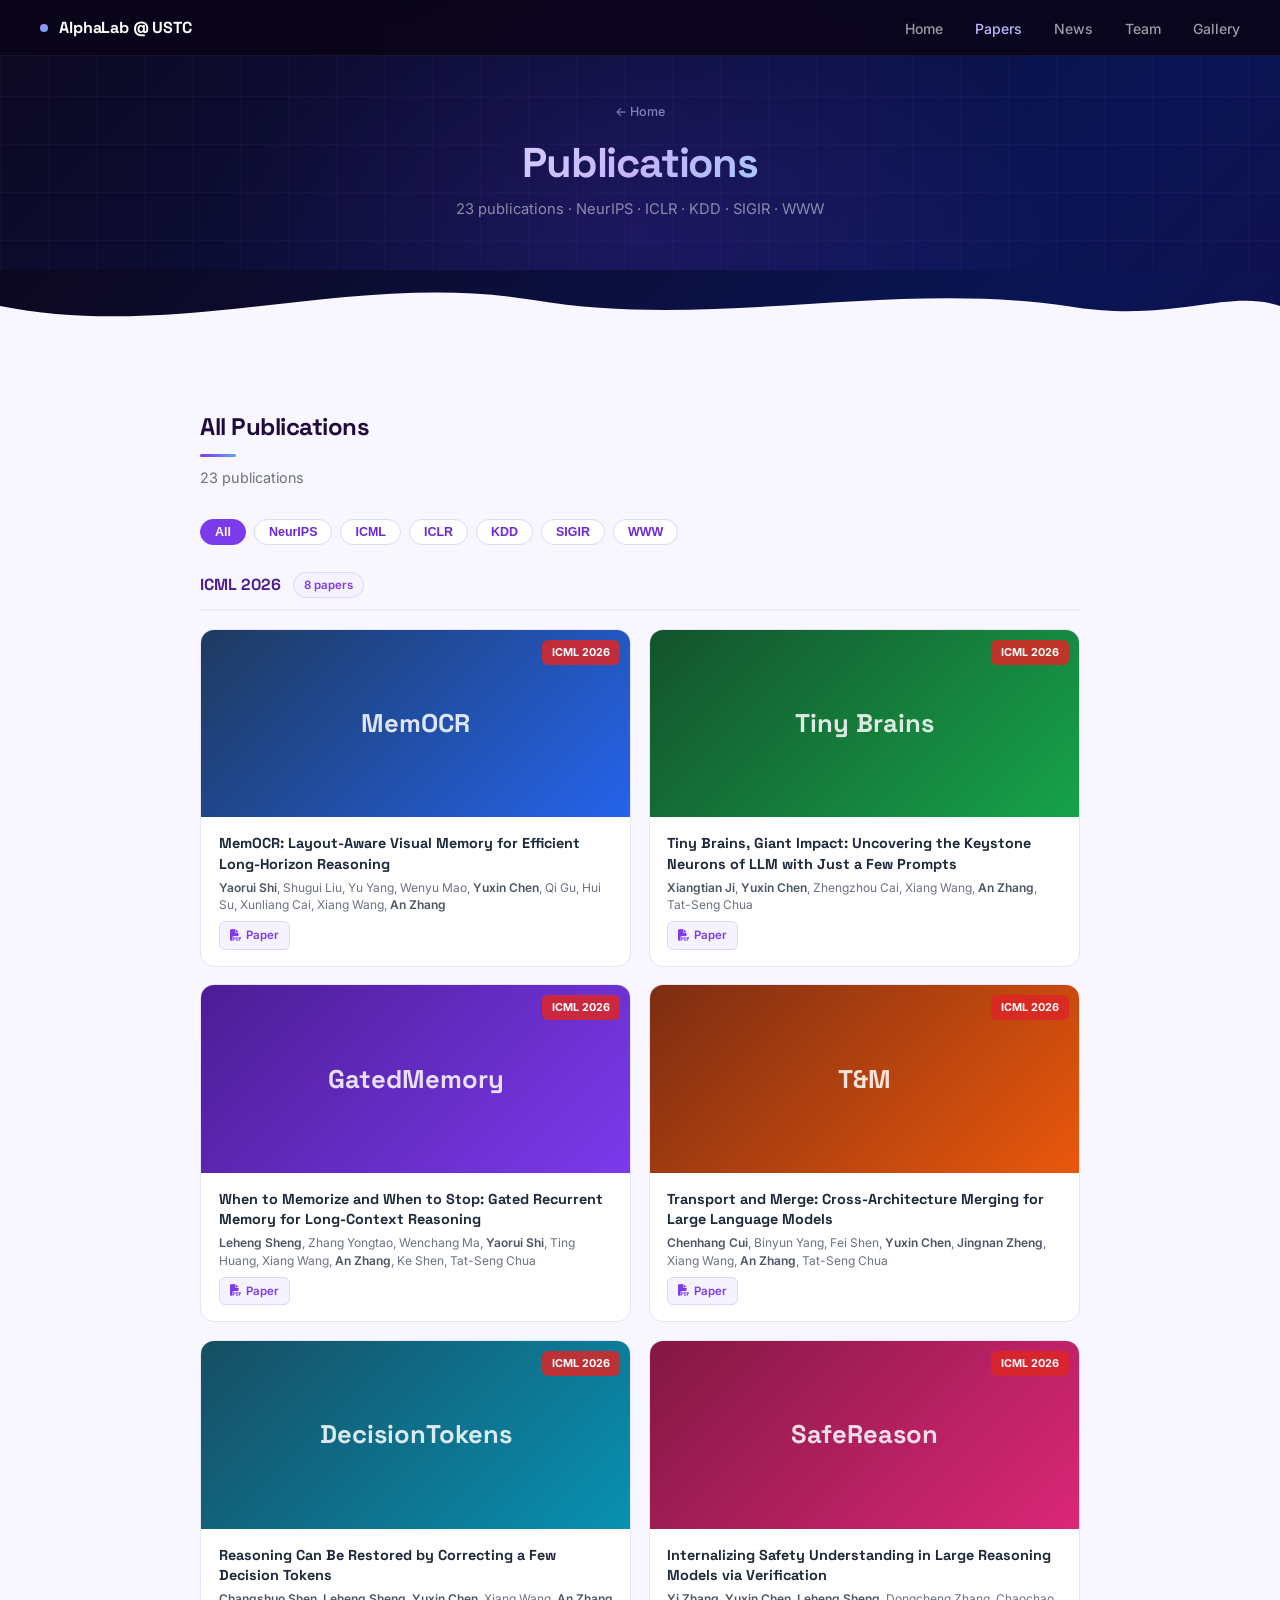
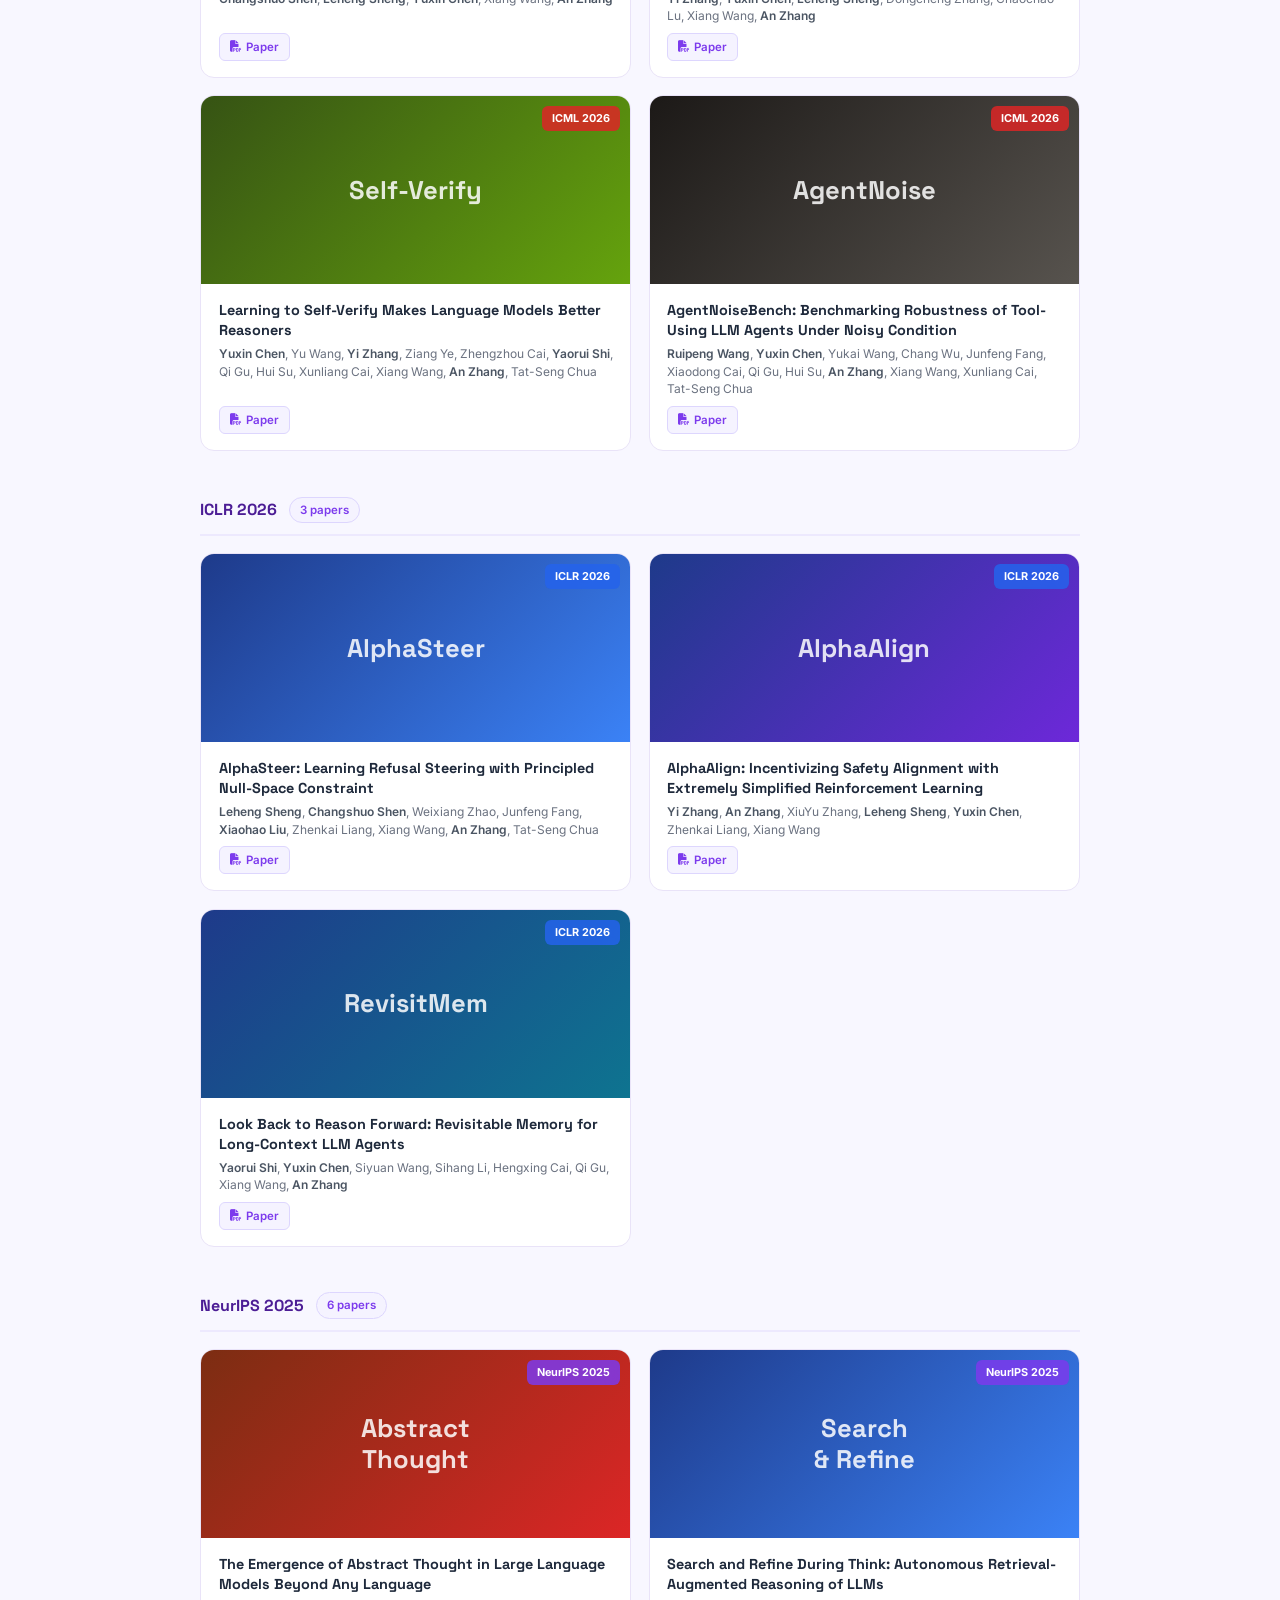
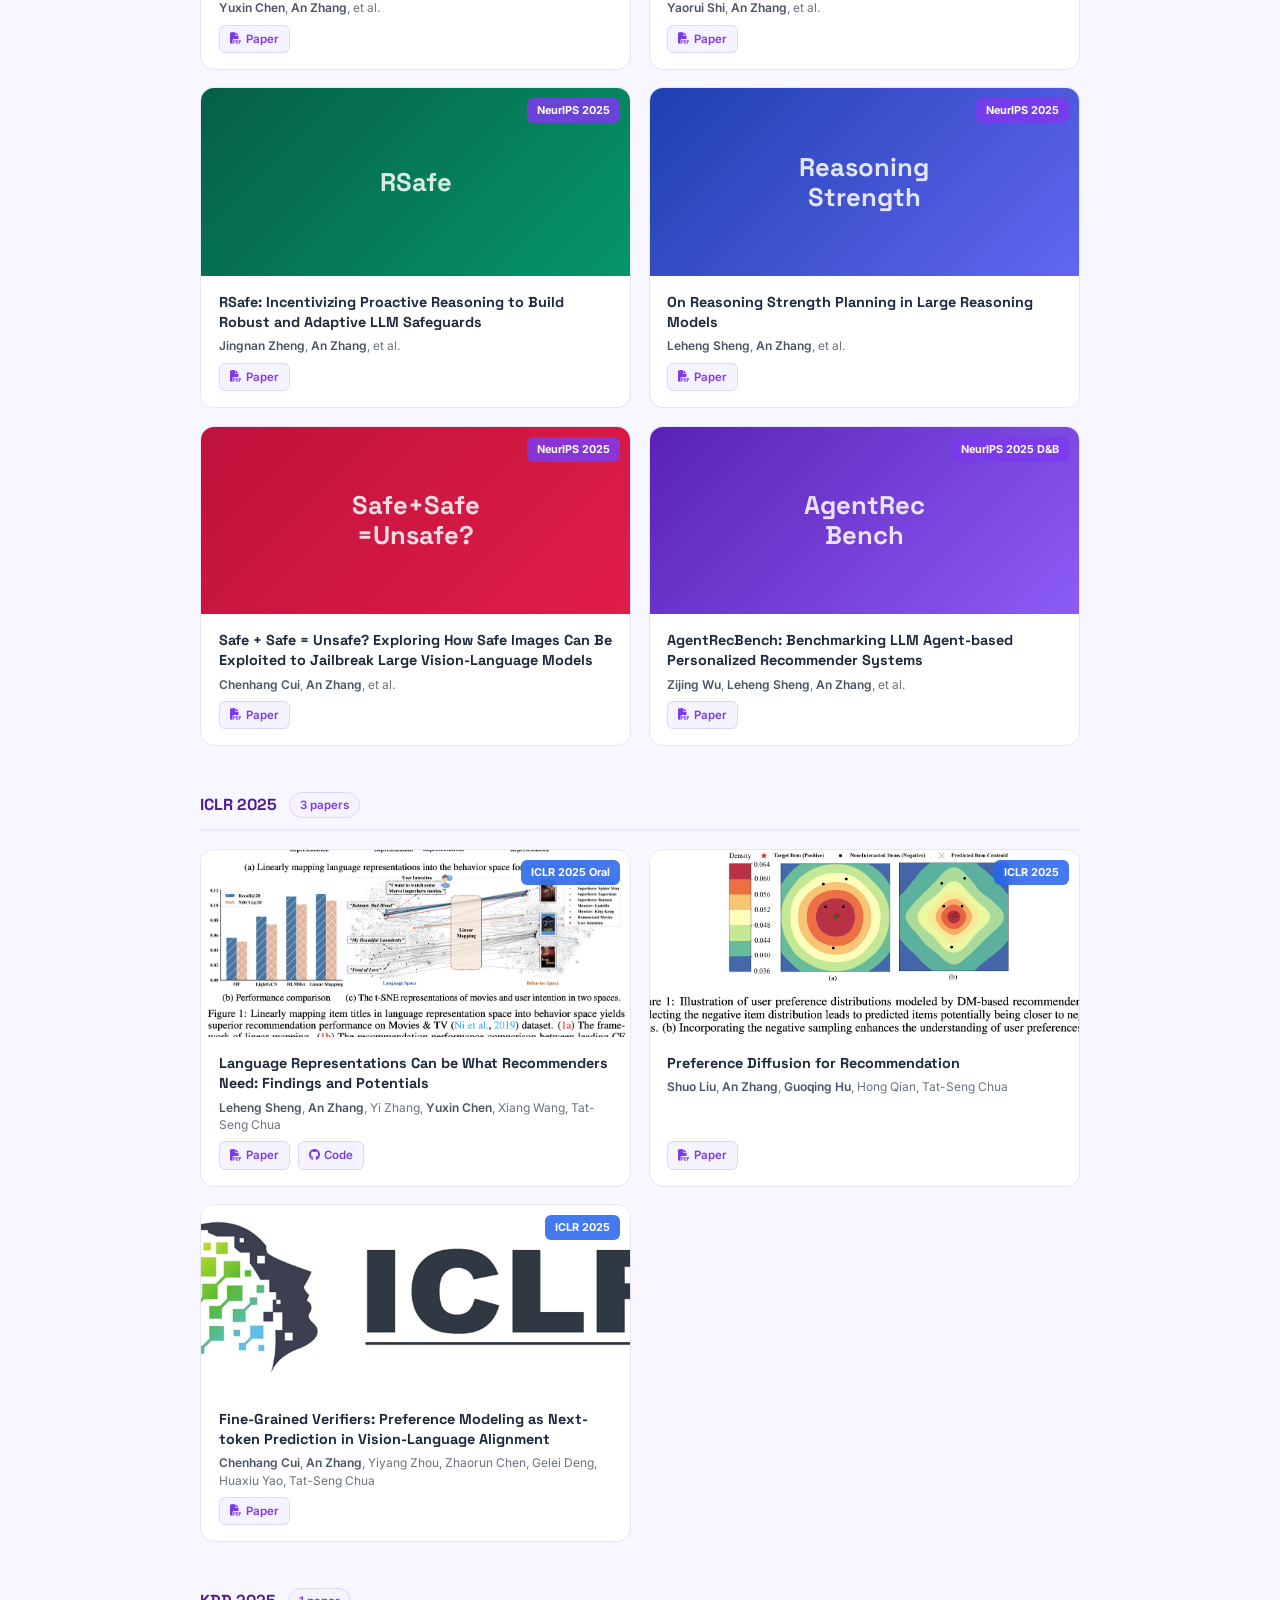
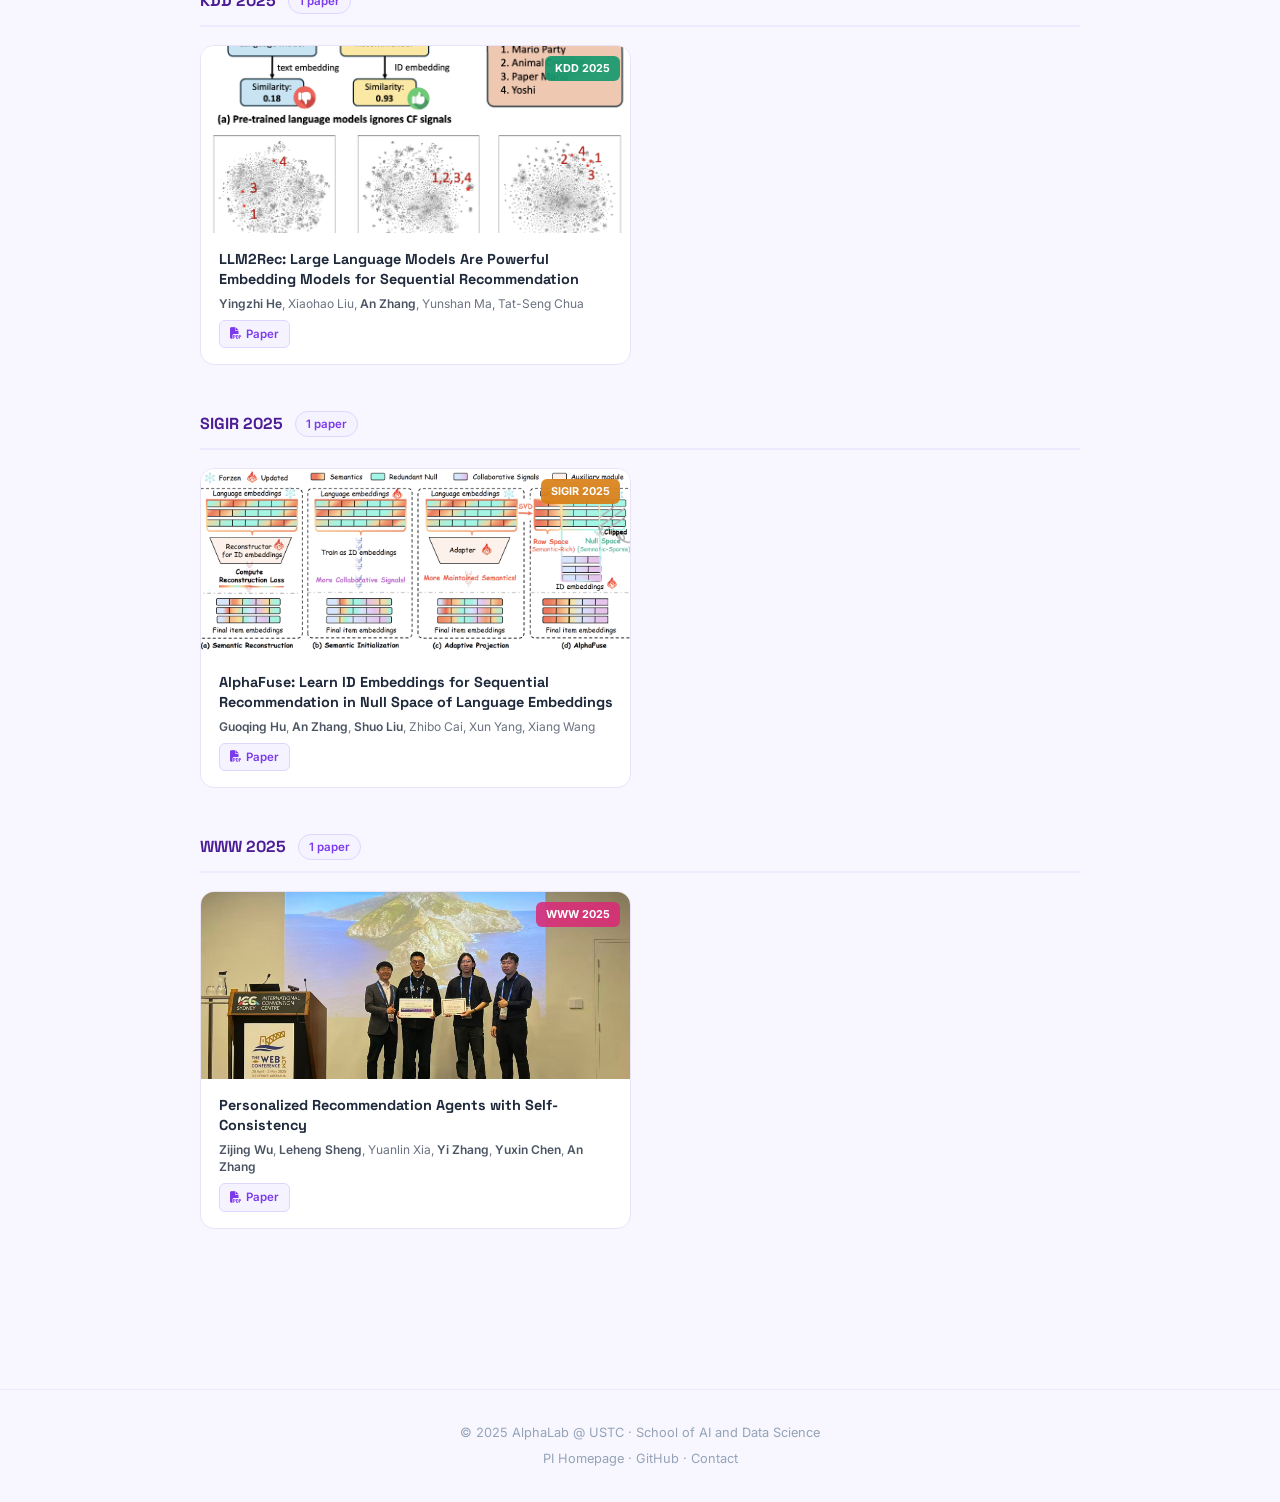
<file: publications.html>
<!DOCTYPE html>
<html lang="en">
<head>
  <meta charset="UTF-8" />
  <meta name="viewport" content="width=device-width, initial-scale=1.0" />
  <title>Publications — AlphaLab @ USTC</title>
  <link rel="stylesheet" href="https://cdnjs.cloudflare.com/ajax/libs/font-awesome/6.5.0/css/all.min.css" />
  <link rel="stylesheet" href="style.css" />
</head>
<body>

<nav id="navbar">
  <a href="index.html" class="nav-brand"><div class="dot"></div>AlphaLab @ USTC</a>
  <ul class="nav-links">
    <li><a href="index.html">Home</a></li>
    <li><a href="publications.html" class="active">Papers</a></li>
    <li><a href="news.html">News</a></li>
    <li><a href="people.html">Team</a></li>
    <li><a href="gallery.html">Gallery</a></li>
  </ul>
</nav>

<section class="page-hero">
  <div class="page-hero-glow"></div>
  <div class="page-hero-inner">
    <a href="index.html" class="page-hero-breadcrumb">← Home</a>
    <h1 class="page-hero-title">Publications</h1>
    <p class="page-hero-sub" id="hero-sub">NeurIPS · ICLR · KDD · SIGIR · WWW</p>
  </div>
</section>

<div class="wave-wrap">
  <svg viewBox="0 0 1440 72" xmlns="http://www.w3.org/2000/svg" preserveAspectRatio="none" style="width:100%;height:72px;">
    <path d="M0,36 C200,72 400,0 600,30 C800,60 1000,10 1200,36 C1320,54 1380,18 1440,36 L1440,72 L0,72 Z" fill="#f8f7ff"/>
  </svg>
</div>

<div class="content">
<div class="container">
  <section class="section">
    <div class="section-header">
      <h2 class="section-title">All Publications</h2>
      <p id="pub-count" class="section-desc">Loading…</p>
    </div>

    <div class="filter-bar">
      <button class="filter-btn active" data-venue="all">All</button>
      <button class="filter-btn" data-venue="neurips">NeurIPS</button>
      <button class="filter-btn" data-venue="icml">ICML</button>
      <button class="filter-btn" data-venue="iclr">ICLR</button>
      <button class="filter-btn" data-venue="kdd">KDD</button>
      <button class="filter-btn" data-venue="sigir">SIGIR</button>
      <button class="filter-btn" data-venue="www">WWW</button>
    </div>

    <div id="pub-container"></div>
  </section>
</div>
</div>

<footer>
  <p>© 2025 AlphaLab @ USTC · School of AI and Data Science</p>
  <p style="margin-top:4px;">
    <a href="https://anzhang314.github.io" target="_blank">PI Homepage</a> ·
    <a href="https://github.com/AlphaLab-USTC" target="_blank">GitHub</a> ·
    <a href="mailto:anzhang314@ustc.edu.cn">Contact</a>
  </p>
</footer>

<script>
const ro = new IntersectionObserver(
  es => es.forEach(e => { if (e.isIntersecting) { e.target.classList.add('visible'); ro.unobserve(e.target); } }),
  { threshold: 0.08 }
);
function initReveal() { document.querySelectorAll('.reveal:not(.visible)').forEach(el => ro.observe(el)); }

const VENUE_BADGE = { NeurIPS:'badge-neurips', ICLR:'badge-iclr', ICML:'badge-icml', KDD:'badge-kdd', SIGIR:'badge-sigir', WWW:'badge-www', ACL:'badge-acl', CVPR:'badge-cvpr' };

function pubCardHtml(p) {
  const badgeCls  = VENUE_BADGE[p.venue] || 'badge-neurips';
  const vLabel    = p.venue + ' ' + p.year + (p.note ? ' ' + p.note : '');
  const imgStyle  = p.gradient ? ` style="background:${p.gradient}"` : '';
  const imgHtml   = p.image
    ? `<img src="${p.image}" alt="${p.title}" />`
    : `<div class="pub-img-placeholder">${p.placeholder}</div>`;
  const authors   = p.authors.map(a => a.me ? `<span class="me">${a.name}</span>` : a.name).join(', ');
  const links     = p.links.map(l => `<a href="${l.url}" target="_blank" class="pub-link"><i class="${l.icon}"></i> ${l.label}</a>`).join('');
  return `
    <div class="pub-card reveal" data-venue="${p.venue.toLowerCase()}">
      <div class="pub-img"${imgStyle}>${imgHtml}<span class="pub-venue-badge ${badgeCls}">${vLabel}</span></div>
      <div class="pub-body">
        <div class="pub-title"><a href="${p.links[0]?.url || '#'}" target="_blank">${p.title}</a></div>
        <div class="pub-authors">${authors}</div>
        <div class="pub-links">${links}</div>
      </div>
    </div>`;
}

let allPubs = [];

const VENUE_ORDER = ['NeurIPS', 'ICML', 'ICLR', 'KDD', 'SIGIR', 'WWW', 'ACL', 'CVPR'];

function groupedHtml(items) {
  const groups = {};
  items.forEach(p => {
    const key = `${p.venue} ${p.year}`;
    (groups[key] = groups[key] || []).push(p);
  });
  const sorted = Object.entries(groups).sort(([a], [b]) => {
    const [av, ay] = a.split(' '), [bv, by] = b.split(' ');
    if (ay !== by) return Number(by) - Number(ay);
    const ai = VENUE_ORDER.indexOf(av), bi = VENUE_ORDER.indexOf(bv);
    return (ai < 0 ? 99 : ai) - (bi < 0 ? 99 : bi);
  });
  return sorted.map(([key, papers]) => `
    <div class="pub-group reveal">
      <div class="pub-group-header">
        <span class="pub-group-title">${key}</span>
        <span class="pub-group-count">${papers.length} paper${papers.length > 1 ? 's' : ''}</span>
      </div>
      <div class="pub-grid">${papers.map(pubCardHtml).join('')}</div>
    </div>`
  ).join('');
}

function render(items, grouped) {
  document.getElementById('pub-container').innerHTML = grouped
    ? groupedHtml(items)
    : `<div class="pub-grid reveal">${items.map(pubCardHtml).join('')}</div>`;
  document.getElementById('pub-count').textContent =
    `${items.length} publication${items.length !== 1 ? 's' : ''}`;
  initReveal();
}

document.querySelectorAll('.filter-btn').forEach(btn => {
  btn.addEventListener('click', () => {
    document.querySelectorAll('.filter-btn').forEach(b => b.classList.remove('active'));
    btn.classList.add('active');
    const v = btn.dataset.venue;
    const isAll = v === 'all';
    render(isAll ? allPubs : allPubs.filter(p => p.venue.toLowerCase() === v), isAll);
  });
});

fetch('data/publications.json')
  .then(r => r.json())
  .then(data => {
    allPubs = data;
    document.getElementById('hero-sub').textContent =
      `${data.length} publications · NeurIPS · ICLR · KDD · SIGIR · WWW`;
    render(data, true);
  })
  .catch(() => {
    document.getElementById('pub-container').innerHTML =
      '<p style="text-align:center;padding:2rem;color:#ef4444">Failed to load.</p>';
  });
</script>
</body>
</html>
</file>
<file: style.css>
/* ─────────────────────────────────────────────────────────────
   AlphaLab @ USTC — Shared Stylesheet
   ───────────────────────────────────────────────────────────── */

@import url('https://fonts.googleapis.com/css2?family=Inter:wght@300;400;500;600;700;800&family=Space+Grotesk:wght@400;500;600;700;800&display=swap');

/* ─── RESET ──────────────────────────────────────────────────── */
*, *::before, *::after { box-sizing: border-box; margin: 0; padding: 0; }
html { scroll-behavior: smooth; }
body { font-family: 'Inter', -apple-system, BlinkMacSystemFont, sans-serif; color: #1e293b; line-height: 1.75; background: #f8f7ff; }
a { color: #7c3aed; text-decoration: none; }
a:hover { text-decoration: underline; }
img { max-width: 100%; display: block; }

/* ─── SHARED ANIMATIONS ──────────────────────────────────────── */
@keyframes pulse-dot    { 0%,100% { transform: scale(1); opacity: 1; } 50% { transform: scale(1.4); opacity: 0.7; } }
@keyframes gradient-anim{ 0% { background-position: 0% 50%; } 50% { background-position: 100% 50%; } 100% { background-position: 0% 50%; } }
@keyframes fadeUp       { from { opacity: 0; transform: translateY(22px); } to { opacity: 1; transform: translateY(0); } }
@keyframes particle-float {
  0%   { transform: translateY(0)   translateX(0)  scale(1);   opacity: .5; }
  33%  { transform: translateY(-18px) translateX(8px)  scale(1.1); opacity: .7; }
  66%  { transform: translateY(-8px)  translateX(-5px) scale(.9);  opacity: .4; }
  100% { transform: translateY(0)   translateX(0)  scale(1);   opacity: .5; }
}

/* ─── NAV ────────────────────────────────────────────────────── */
nav {
  position: fixed; top: 0; left: 0; right: 0; z-index: 300;
  display: flex; align-items: center; justify-content: space-between;
  padding: 0 2.5rem; height: 56px;
  background: rgba(10, 5, 26, 0.92);
  backdrop-filter: blur(18px); -webkit-backdrop-filter: blur(18px);
  border-bottom: 1px solid rgba(255,255,255,0.06);
  transition: all 0.3s;
}
.nav-brand {
  display: flex; align-items: center; gap: 0.7rem;
  font-family: 'Space Grotesk', sans-serif;
  font-size: 1rem; font-weight: 700; color: #fff;
  letter-spacing: -0.01em;
}
.nav-brand:hover { color: #c4b5fd; text-decoration: none; }
.nav-brand .dot {
  width: 8px; height: 8px; border-radius: 50%;
  background: linear-gradient(135deg, #a78bfa, #60a5fa);
  animation: pulse-dot 2.5s ease-in-out infinite;
}
.nav-links { display: flex; gap: 2rem; list-style: none; }
.nav-links a { color: rgba(255,255,255,0.6); font-size: 0.875rem; font-weight: 500; transition: color 0.18s; }
.nav-links a:hover  { color: #fff; text-decoration: none; }
.nav-links a.active { color: #c4b5fd; }

/* ─── FULL HERO (index.html only) ────────────────────────────── */
.hero {
  position: relative; overflow: hidden;
  padding: 120px 0 0;
  background: linear-gradient(-45deg, #090518, #200d5a, #3b0f8c, #1e0442, #0a1554, #0d0820);
  background-size: 400% 400%;
  animation: gradient-anim 16s ease infinite;
}
.hero::before {
  content: ''; position: absolute; inset: 0;
  background-image:
    linear-gradient(rgba(167,139,250,0.05) 1px, transparent 1px),
    linear-gradient(90deg, rgba(167,139,250,0.05) 1px, transparent 1px);
  background-size: 48px 48px; pointer-events: none;
}
.hero-glow1 { position: absolute; top: -15%; right: -8%;   width: 60%; height: 160%; background: radial-gradient(ellipse, rgba(124,58,237,0.22) 0%, transparent 60%); pointer-events: none; }
.hero-glow2 { position: absolute; bottom: -10%; left: -5%; width: 45%; height: 130%; background: radial-gradient(ellipse, rgba(56,189,248,0.12) 0%, transparent 60%); pointer-events: none; }
.hero-particles { position: absolute; inset: 0; pointer-events: none; overflow: hidden; }
.hero-particles span { position: absolute; width: 3px; height: 3px; border-radius: 50%; background: rgba(167,139,250,0.6); animation: particle-float linear infinite; }
.hero-particles span:nth-child(1)  { top:15%; left:10%; animation-duration:6s;   animation-delay:0s;   background:rgba(167,139,250,0.6); }
.hero-particles span:nth-child(2)  { top:30%; left:25%; animation-duration:8s;   animation-delay:1s;   background:rgba(96,165,250,0.5);  width:2px; height:2px; }
.hero-particles span:nth-child(3)  { top:60%; left:15%; animation-duration:7s;   animation-delay:2s;   background:rgba(196,181,253,0.5); }
.hero-particles span:nth-child(4)  { top:20%; left:70%; animation-duration:9s;   animation-delay:0.5s; background:rgba(56,189,248,0.5);  width:2px; height:2px; }
.hero-particles span:nth-child(5)  { top:75%; left:60%; animation-duration:6.5s; animation-delay:1.5s; background:rgba(167,139,250,0.6); }
.hero-particles span:nth-child(6)  { top:40%; left:85%; animation-duration:7.5s; animation-delay:3s;   background:rgba(96,165,250,0.5);  }
.hero-particles span:nth-child(7)  { top:55%; left:45%; animation-duration:8.5s; animation-delay:2.5s; background:rgba(196,181,253,0.4); width:2px; height:2px; }
.hero-particles span:nth-child(8)  { top:80%; left:30%; animation-duration:5.5s; animation-delay:0.8s; background:rgba(56,189,248,0.5);  }
.hero-particles span:nth-child(9)  { top:10%; left:50%; animation-duration:9.5s; animation-delay:3.5s; background:rgba(167,139,250,0.5); width:4px; height:4px; }
.hero-particles span:nth-child(10) { top:65%; left:80%; animation-duration:7s;   animation-delay:1.2s; background:rgba(196,181,253,0.5); }
.hero-inner { position: relative; z-index: 2; max-width: 960px; margin: 0 auto; padding: 0 2.5rem 64px; }
.hero-badge { display: inline-flex; align-items: center; gap: 0.5rem; font-size: 0.72rem; font-weight: 600; color: rgba(196,181,253,0.9); background: rgba(124,58,237,0.15); border: 1px solid rgba(124,58,237,0.3); border-radius: 20px; padding: 4px 14px; margin-bottom: 22px; letter-spacing: 0.12em; text-transform: uppercase; animation: fadeUp 0.6s ease 0.1s both; }
.hero-badge-dot { width: 6px; height: 6px; border-radius: 50%; background: #a78bfa; }
.hero-logo-row { display: flex; align-items: center; gap: 1.4rem; margin-bottom: 12px; animation: fadeUp 0.6s ease 0.2s both; }
.hero-logo { height: 88px; width: auto; border-radius: 12px; object-fit: contain; background: rgba(255,255,255,0.92); border: 1.5px solid rgba(255,255,255,0.3); padding: 8px; }
.hero-title { font-family: 'Space Grotesk', sans-serif; font-size: clamp(2.2rem, 5vw, 3.4rem); font-weight: 800; line-height: 1.1; letter-spacing: -0.03em; background: linear-gradient(135deg, #fff 0%, #c4b5fd 45%, #67e8f9 100%); -webkit-background-clip: text; -webkit-text-fill-color: transparent; background-clip: text; }
.hero-sub { font-size: 0.72rem; font-weight: 700; color: rgba(255,255,255,0.4); letter-spacing: 0.18em; text-transform: uppercase; margin-bottom: 20px; animation: fadeUp 0.6s ease 0.3s both; }
.hero-tagline { font-size: 1.05rem; font-weight: 400; color: rgba(255,255,255,0.7); line-height: 1.65; max-width: 640px; margin-bottom: 36px; animation: fadeUp 0.6s ease 0.35s both; }
.hero-tagline strong { color: rgba(196,181,253,0.95); font-weight: 600; }
.hero-venues { display: flex; flex-wrap: wrap; gap: 7px; margin-bottom: 36px; animation: fadeUp 0.6s ease 0.45s both; }
.venue-tag { font-family: 'Space Grotesk', sans-serif; font-size: 0.72rem; font-weight: 700; color: rgba(255,255,255,0.65); background: rgba(255,255,255,0.06); border: 1px solid rgba(255,255,255,0.1); border-radius: 7px; padding: 3px 11px; letter-spacing: 0.04em; transition: all 0.2s; }
.venue-tag:hover { background: rgba(124,58,237,0.2); border-color: rgba(167,139,250,0.4); color: #fff; }
.hero-btns { display: flex; flex-wrap: wrap; gap: 10px; animation: fadeUp 0.6s ease 0.5s both; }
.btn { display: inline-flex; align-items: center; gap: 7px; padding: 9px 20px; border-radius: 9999px; font-size: 0.85rem; font-weight: 600; border: 1.5px solid rgba(255,255,255,0.2); background: rgba(255,255,255,0.08); color: #fff; transition: all 0.2s; cursor: pointer; }
.btn:hover { background: rgba(255,255,255,0.16); border-color: rgba(255,255,255,0.35); text-decoration: none; color: #fff; transform: translateY(-1px); }
.btn-primary { background: linear-gradient(135deg, #7c3aed, #6d28d9); border-color: transparent; }
.btn-primary:hover { background: linear-gradient(135deg, #8b5cf6, #7c3aed); }

/* ─── PAGE HERO (sub-pages) ──────────────────────────────────── */
.page-hero {
  position: relative; overflow: hidden;
  padding: 96px 0 48px;
  background: linear-gradient(-45deg, #090518, #200d5a, #3b0f8c, #1e0442, #0a1554, #0d0820);
  background-size: 400% 400%;
  animation: gradient-anim 16s ease infinite;
}
.page-hero::before {
  content: ''; position: absolute; inset: 0;
  background-image:
    linear-gradient(rgba(167,139,250,0.04) 1px, transparent 1px),
    linear-gradient(90deg, rgba(167,139,250,0.04) 1px, transparent 1px);
  background-size: 48px 48px; pointer-events: none;
}
.page-hero-glow {
  position: absolute; top: -40%; left: 50%; transform: translateX(-50%);
  width: 80%; height: 250%;
  background: radial-gradient(ellipse, rgba(124,58,237,0.16) 0%, transparent 60%);
  pointer-events: none;
}
.page-hero-inner {
  position: relative; z-index: 2;
  max-width: 960px; margin: 0 auto; padding: 0 2.5rem;
  text-align: center;
}
.page-hero-breadcrumb {
  display: inline-flex; align-items: center; gap: 6px;
  font-size: 0.78rem; font-weight: 500;
  color: rgba(196,181,253,0.65);
  margin-bottom: 16px; transition: color 0.18s;
}
.page-hero-breadcrumb:hover { color: #c4b5fd; text-decoration: none; }
.page-hero-title {
  font-family: 'Space Grotesk', sans-serif;
  font-size: clamp(1.8rem, 4vw, 2.6rem);
  font-weight: 800; letter-spacing: -0.03em; line-height: 1.15;
  background: linear-gradient(135deg, #fff 0%, #c4b5fd 50%, #67e8f9 100%);
  -webkit-background-clip: text; -webkit-text-fill-color: transparent; background-clip: text;
  margin-bottom: 10px;
  animation: fadeUp 0.6s ease 0.1s both;
}
.page-hero-sub {
  font-size: 0.92rem; color: rgba(255,255,255,0.5); font-weight: 400;
  animation: fadeUp 0.6s ease 0.2s both;
}

/* ─── WAVE ───────────────────────────────────────────────────── */
.wave-wrap {
  background: linear-gradient(-45deg, #090518, #200d5a, #3b0f8c, #1e0442, #0a1554, #0d0820);
  background-size: 400% 400%;
  animation: gradient-anim 16s ease infinite;
  line-height: 0;
}
.wave-wrap svg { display: block; }

/* ─── CONTENT / CONTAINER / SECTION ─────────────────────────── */
.content { background: #f8f7ff; padding: 4rem 0 6rem; }
.container { max-width: 960px; margin: 0 auto; padding: 0 2.5rem; }
.section { margin-bottom: 4rem; }
.section-header { margin-bottom: 1.8rem; }
.section-title { font-family: 'Space Grotesk', sans-serif; font-size: 1.5rem; font-weight: 800; color: #1e0a3c; letter-spacing: -0.02em; margin-bottom: 4px; }
.section-title::after { content: ''; display: block; width: 36px; height: 3px; margin-top: 6px; background: linear-gradient(90deg, #7c3aed, #60a5fa); border-radius: 2px; }
.section-desc { font-size: 0.9rem; color: #6b7280; margin-top: 8px; }

/* ─── FEATURED PHOTO ────────────────────────────────────────── */
.featured-photo-section { margin-top: -1.2rem; }
.featured-photo {
  position: relative;
  overflow: hidden;
  border: 1px solid #ddd6fe;
  border-radius: 20px;
  background: #ede9fe;
  box-shadow: 0 16px 40px rgba(109,40,217,0.14);
}
.featured-photo img {
  width: 100%;
  aspect-ratio: 16 / 9;
  object-fit: cover;
  display: block;
  transition: transform 0.45s ease;
}
.featured-photo:hover img { transform: scale(1.015); }
.featured-photo-caption {
  position: absolute;
  right: 0;
  bottom: 0;
  left: 0;
  display: flex;
  align-items: baseline;
  justify-content: space-between;
  gap: 1rem;
  padding: 2.8rem 1.5rem 1.1rem;
  color: #fff;
  background: linear-gradient(transparent, rgba(10,5,26,0.78));
  font-family: 'Space Grotesk', sans-serif;
  font-size: 0.95rem;
  font-weight: 700;
}
.featured-photo-caption small {
  color: rgba(255,255,255,0.72);
  font-family: 'Inter', sans-serif;
  font-size: 0.72rem;
  font-weight: 500;
  white-space: nowrap;
}

/* ─── ABOUT ──────────────────────────────────────────────────── */
.about-layout { display: grid; grid-template-columns: 1fr auto; gap: 3rem; align-items: start; }
.about-text p { color: #374151; font-size: 0.95rem; margin-bottom: 0.9rem; }
.hl { display: inline-block; background: #f5f3ff; color: #6d28d9; padding: 1px 8px; border-radius: 5px; font-weight: 600; font-size: 0.92em; }
.about-pi { background: linear-gradient(145deg, #f5f3ff, #ede9fe); border: 1px solid #ddd6fe; border-radius: 16px; padding: 1.6rem 1.4rem; text-align: center; min-width: 160px; }
.about-pi img { width: 90px; height: 90px; border-radius: 50%; object-fit: cover; object-position: top; margin: 0 auto 10px; border: 2.5px solid rgba(124,58,237,0.25); box-shadow: 0 6px 18px rgba(109,40,217,0.15); }
.pi-name  { font-family: 'Space Grotesk', sans-serif; font-size: 0.95rem; font-weight: 700; color: #2e1065; }
.pi-title { font-size: 0.75rem; color: #7c3aed; margin-top: 2px; }
.pi-email { font-size: 0.7rem; color: #94a3b8; margin-top: 3px; }
.pi-links { display: flex; justify-content: center; gap: 10px; margin-top: 10px; }
.pi-links a { color: #94a3b8; font-size: 0.95rem; transition: color 0.18s; }
.pi-links a:hover { color: #7c3aed; text-decoration: none; }

/* ─── RESEARCH CARDS ─────────────────────────────────────────── */
.ri-grid { display: grid; grid-template-columns: repeat(2,1fr); gap: 1rem; }
.ri-card { background: #fff; border: 1px solid #e9e3f8; border-radius: 16px; padding: 1.4rem 1.2rem 1.3rem; transition: transform 0.22s, box-shadow 0.22s, border-color 0.22s; position: relative; overflow: hidden; }
.ri-card::before { content: ''; position: absolute; top: 0; left: 0; right: 0; height: 3px; background: linear-gradient(90deg, #7c3aed, #60a5fa); opacity: 0; transition: opacity 0.22s; }
.ri-card:hover { transform: translateY(-5px); box-shadow: 0 12px 32px rgba(109,40,217,0.12); border-color: #ddd6fe; }
.ri-card:hover::before { opacity: 1; }
.ri-icon { width: 42px; height: 42px; border-radius: 11px; display: flex; align-items: center; justify-content: center; margin-bottom: 0.9rem; font-size: 1.05rem; }
.ri-icon-1 { background: linear-gradient(135deg, #ede9fe, #ddd6fe); color: #7c3aed; }
.ri-icon-2 { background: linear-gradient(135deg, #dbeafe, #bfdbfe); color: #2563eb; }
.ri-icon-3 { background: linear-gradient(135deg, #ecfdf5, #d1fae5); color: #059669; }
.ri-icon-4 { background: linear-gradient(135deg, #fef3c7, #fde68a); color: #d97706; }
.ri-card h4 { font-family: 'Space Grotesk', sans-serif; font-size: 0.9rem; font-weight: 700; color: #1e293b; margin-bottom: 0.4rem; line-height: 1.3; }
.ri-card p  { font-size: 0.78rem; color: #64748b; line-height: 1.55; margin-bottom: 0.75rem; }
.ri-tags { display: flex; flex-wrap: wrap; gap: 4px; }
.ri-tag  { font-size: 0.68rem; padding: 2px 9px; background: #f5f3ff; color: #6d28d9; border-radius: 9999px; font-weight: 500; }

/* ─── FILTER BAR (shared by news & publications) ─────────────── */
.filter-bar { display: flex; gap: 8px; flex-wrap: wrap; margin-bottom: 1.6rem; }
.filter-btn { font-size: 0.78rem; font-weight: 600; padding: 5px 14px; border-radius: 9999px; cursor: pointer; transition: all 0.18s; border: 1.5px solid #ddd6fe; background: #fff; color: #6d28d9; }
.filter-btn.active, .filter-btn:hover { background: #7c3aed; color: #fff; border-color: #7c3aed; }

/* ─── PUBLICATION GROUPS ────────────────────────────────────── */
.pub-group { margin-bottom: 2.8rem; }
.pub-group-header {
  display: flex; align-items: center; gap: 12px;
  padding-bottom: 10px; margin-bottom: 1.1rem;
  border-bottom: 2px solid #ede9fe;
}
.pub-group-title {
  font-family: 'Space Grotesk', sans-serif;
  font-size: 1rem; font-weight: 700; color: #4c1d95;
}
.pub-group-count {
  font-size: 0.72rem; font-weight: 600; color: #7c3aed;
  background: #f5f3ff; border: 1px solid #ddd6fe;
  border-radius: 20px; padding: 2px 10px;
}

/* ─── PUBLICATIONS ───────────────────────────────────────────── */
.pub-grid { display: grid; grid-template-columns: repeat(2,1fr); gap: 1.1rem; }
.pub-card { background: #fff; border: 1px solid #e9e3f8; border-radius: 14px; overflow: hidden; display: flex; flex-direction: column; transition: transform 0.2s, box-shadow 0.2s, border-color 0.2s; }
.pub-card:hover { transform: translateY(-4px); box-shadow: 0 12px 32px rgba(109,40,217,0.12); border-color: #ddd6fe; }
.pub-card[hidden] { display: none; }
.pub-img { width: 100%; aspect-ratio: 16/7; overflow: hidden; background: linear-gradient(135deg, #2e1065 0%, #7c3aed 100%); display: flex; align-items: center; justify-content: center; position: relative; }
.pub-img img { width: 100%; height: 100%; object-fit: cover; }
.pub-img-placeholder { font-family: 'Space Grotesk', sans-serif; font-size: 1.6rem; font-weight: 800; color: rgba(255,255,255,0.85); text-align: center; padding: 1rem; line-height: 1.2; }
.pub-venue-badge { position: absolute; top: 10px; right: 10px; font-size: 0.68rem; font-weight: 700; padding: 3px 10px; border-radius: 6px; backdrop-filter: blur(8px); }
.badge-neurips { background: rgba(124,58,237,0.85); color: #fff; }
.badge-iclr    { background: rgba(37,99,235,0.85); color: #fff; }
.badge-kdd     { background: rgba(5,150,105,0.85); color: #fff; }
.badge-sigir   { background: rgba(217,119,6,0.85); color: #fff; }
.badge-www     { background: rgba(219,39,119,0.85); color: #fff; }
.badge-acl     { background: rgba(30,64,175,0.85); color: #fff; }
.badge-cvpr    { background: rgba(15,118,110,0.85); color: #fff; }
.badge-icml    { background: rgba(220,38,38,0.85);  color: #fff; }
.pub-body { padding: 1rem 1.1rem; flex: 1; display: flex; flex-direction: column; }
.pub-title { font-family: 'Space Grotesk', sans-serif; font-size: 0.9rem; font-weight: 700; color: #1e293b; line-height: 1.4; margin-bottom: 5px; }
.pub-title a { color: #1e293b; }
.pub-title a:hover { color: #7c3aed; text-decoration: none; }
.pub-authors { font-size: 0.75rem; color: #6b7280; margin-bottom: 8px; line-height: 1.45; }
.pub-authors .me { font-weight: 600; color: #4b5563; }
.pub-links { display: flex; gap: 8px; flex-wrap: wrap; margin-top: auto; }
.pub-link { font-size: 0.72rem; font-weight: 600; color: #7c3aed; background: #f5f3ff; border: 1px solid #ddd6fe; padding: 3px 10px; border-radius: 6px; display: inline-flex; align-items: center; gap: 4px; transition: all 0.18s; }
.pub-link:hover { background: #7c3aed; color: #fff; border-color: #7c3aed; text-decoration: none; }

/* ─── NEWS ───────────────────────────────────────────────────── */
.news-list { list-style: none; padding: 0; }
.news-item { display: flex; gap: 1.2rem; padding: 1.1rem 0; border-bottom: 1px solid #f1f5f9; align-items: flex-start; }
.news-item:last-child { border-bottom: none; }
.news-item[hidden] { display: none; }
.news-date { flex-shrink: 0; font-size: 0.73rem; font-weight: 700; color: #7c3aed; background: #f5f3ff; border: 1px solid #ddd6fe; padding: 3px 10px; border-radius: 7px; white-space: nowrap; height: fit-content; margin-top: 2px; }
.news-body { flex: 1; }
.news-title { font-size: 0.88rem; font-weight: 600; color: #1e293b; margin-bottom: 3px; }
.news-desc  { font-size: 0.8rem; color: #6b7280; line-height: 1.5; }
.news-papers { margin-top: 6px; display: flex; flex-direction: column; gap: 3px; }
.news-papers a { font-size: 0.8rem; color: #7c3aed; display: flex; align-items: flex-start; gap: 6px; line-height: 1.4; }
.news-papers a::before { content: '📄'; flex-shrink: 0; font-size: 0.72rem; margin-top: 2px; }
.news-papers a:hover { text-decoration: underline; }

/* ─── TEAM ───────────────────────────────────────────────────── */
.team-section-label { font-family: 'Space Grotesk', sans-serif; font-size: 1rem; font-weight: 700; color: #4c1d95; padding-bottom: 8px; border-bottom: 2px solid #ede9fe; margin: 2rem 0 1.2rem; display: flex; align-items: center; gap: 8px; }
.team-section-label i { color: #7c3aed; font-size: 0.85rem; }
.team-grid { display: grid; grid-template-columns: repeat(auto-fill, minmax(130px, 1fr)); gap: 1rem; }
.team-card { text-align: center; padding: 1.1rem 0.5rem; background: #fff; border: 1px solid #e9e3f8; border-radius: 14px; transition: all 0.22s; }
.team-card:hover { transform: translateY(-4px); box-shadow: 0 10px 28px rgba(109,40,217,0.1); border-color: #ddd6fe; }
.team-photo { width: 80px; height: 80px; border-radius: 50%; margin: 0 auto 10px; object-fit: cover; object-position: top; border: 2.5px solid rgba(124,58,237,0.15); box-shadow: 0 3px 12px rgba(109,40,217,0.1); transition: all 0.22s; }
.team-card:hover .team-photo { border-color: rgba(124,58,237,0.5); box-shadow: 0 6px 20px rgba(109,40,217,0.2); }
.team-name { font-family: 'Space Grotesk', sans-serif; font-size: 0.82rem; font-weight: 600; color: #1e293b; line-height: 1.3; }
.team-role { font-size: 0.7rem; color: #9ca3af; margin-top: 2px; }
.team-card-pi { grid-column: span 2; display: flex; align-items: center; gap: 1.2rem; text-align: left; padding: 1.2rem 1.5rem; background: linear-gradient(135deg, #f5f3ff 0%, #ede9fe 100%); border-color: #ddd6fe; }
.team-card-pi:hover { transform: translateY(-3px); }
.team-card-pi .team-photo { width: 72px; height: 72px; flex-shrink: 0; margin: 0; }
.team-card-pi .pi-info { flex: 1; }
.team-card-pi .team-name  { font-size: 1rem; color: #2e1065; }
.team-card-pi .team-role  { color: #7c3aed; font-weight: 500; }
.team-card-pi .team-affil { font-size: 0.72rem; color: #94a3b8; margin-top: 3px; }

/* ─── JOIN US ────────────────────────────────────────────────── */
.join-box { background: linear-gradient(135deg, #f5f3ff 0%, #ede9fe 60%, #dbeafe 100%); border: 1px solid #ddd6fe; border-radius: 18px; padding: 2rem 2.2rem; position: relative; overflow: hidden; }
.join-box::before { content: ''; position: absolute; top: -20px; right: -20px; width: 150px; height: 150px; border-radius: 50%; background: radial-gradient(circle, rgba(124,58,237,0.12) 0%, transparent 70%); }
.join-box h3 { font-family: 'Space Grotesk', sans-serif; font-size: 1.15rem; font-weight: 700; color: #2e1065; margin-bottom: 10px; }
.join-box p { font-size: 0.9rem; color: #4c1d95; line-height: 1.7; }
.join-box strong { color: #6d28d9; }
.join-box a { color: #6d28d9; font-weight: 600; }

/* ─── TEAM HORIZONTAL SCROLL (index.html only) ──────────────── */
.team-scroll {
  display: flex;
  gap: 0.85rem;
  overflow-x: auto;
  padding: 0.3rem 0 1rem;
  scroll-snap-type: x mandatory;
  -webkit-overflow-scrolling: touch;
  scrollbar-width: thin;
  scrollbar-color: #c4b5fd #f5f3ff;
}
.team-scroll::-webkit-scrollbar { height: 5px; }
.team-scroll::-webkit-scrollbar-track { background: #f5f3ff; border-radius: 3px; }
.team-scroll::-webkit-scrollbar-thumb { background: #c4b5fd; border-radius: 3px; }
.team-scroll .team-card {
  flex-shrink: 0;
  width: 118px;
  scroll-snap-align: start;
}
.team-scroll .team-card-pi-scroll {
  background: linear-gradient(135deg, #f5f3ff, #ede9fe);
  border-color: #ddd6fe;
  width: 130px;
}
.team-scroll .team-card-pi-scroll .team-role { color: #7c3aed; font-weight: 600; }
.team-scroll-sep {
  flex-shrink: 0; align-self: stretch;
  display: flex; align-items: center; padding: 0 2px;
}
.team-scroll-sep span {
  writing-mode: vertical-rl; font-size: 0.6rem; font-weight: 700;
  color: #a78bfa; letter-spacing: 0.1em; text-transform: uppercase;
  background: #f5f3ff; border: 1px solid #ede9fe;
  border-radius: 4px; padding: 8px 3px; user-select: none;
}

/* ─── FOOTER ─────────────────────────────────────────────────── */
footer { text-align: center; padding: 2rem; font-size: 0.8rem; color: #94a3b8; border-top: 1px solid #ede9fe; background: #f8f7ff; }
footer a { color: #94a3b8; }
footer a:hover { color: #7c3aed; }

/* ─── SCROLL REVEAL ──────────────────────────────────────────── */
.reveal { opacity: 0; transform: translateY(24px); transition: opacity 0.55s ease, transform 0.55s ease; }
.reveal.visible { opacity: 1; transform: none; }

/* ─── RESPONSIVE ─────────────────────────────────────────────── */
@media (max-width: 900px) {
  .ri-grid { grid-template-columns: repeat(2,1fr); }
  .pub-grid { grid-template-columns: 1fr; }
  .about-layout { grid-template-columns: 1fr; }
  .about-pi { display: flex; align-items: center; gap: 1.2rem; text-align: left; padding: 1rem; }
  .about-pi img { margin: 0; }
  .team-card-pi { grid-column: span 1; }
}
@media (max-width: 600px) {
  nav { padding: 0 1.2rem; }
  .nav-links { gap: 1rem; }
  .nav-links a { font-size: 0.8rem; }
  .hero-inner { padding: 0 1.2rem 48px; }
  .page-hero-inner { padding: 0 1.2rem; }
  .ri-grid { grid-template-columns: 1fr; }
  .container { padding: 0 1.2rem; }
  .featured-photo-caption { flex-direction: column; align-items: flex-start; gap: 2px; padding: 2.4rem 1rem 0.8rem; }
}
</file>
